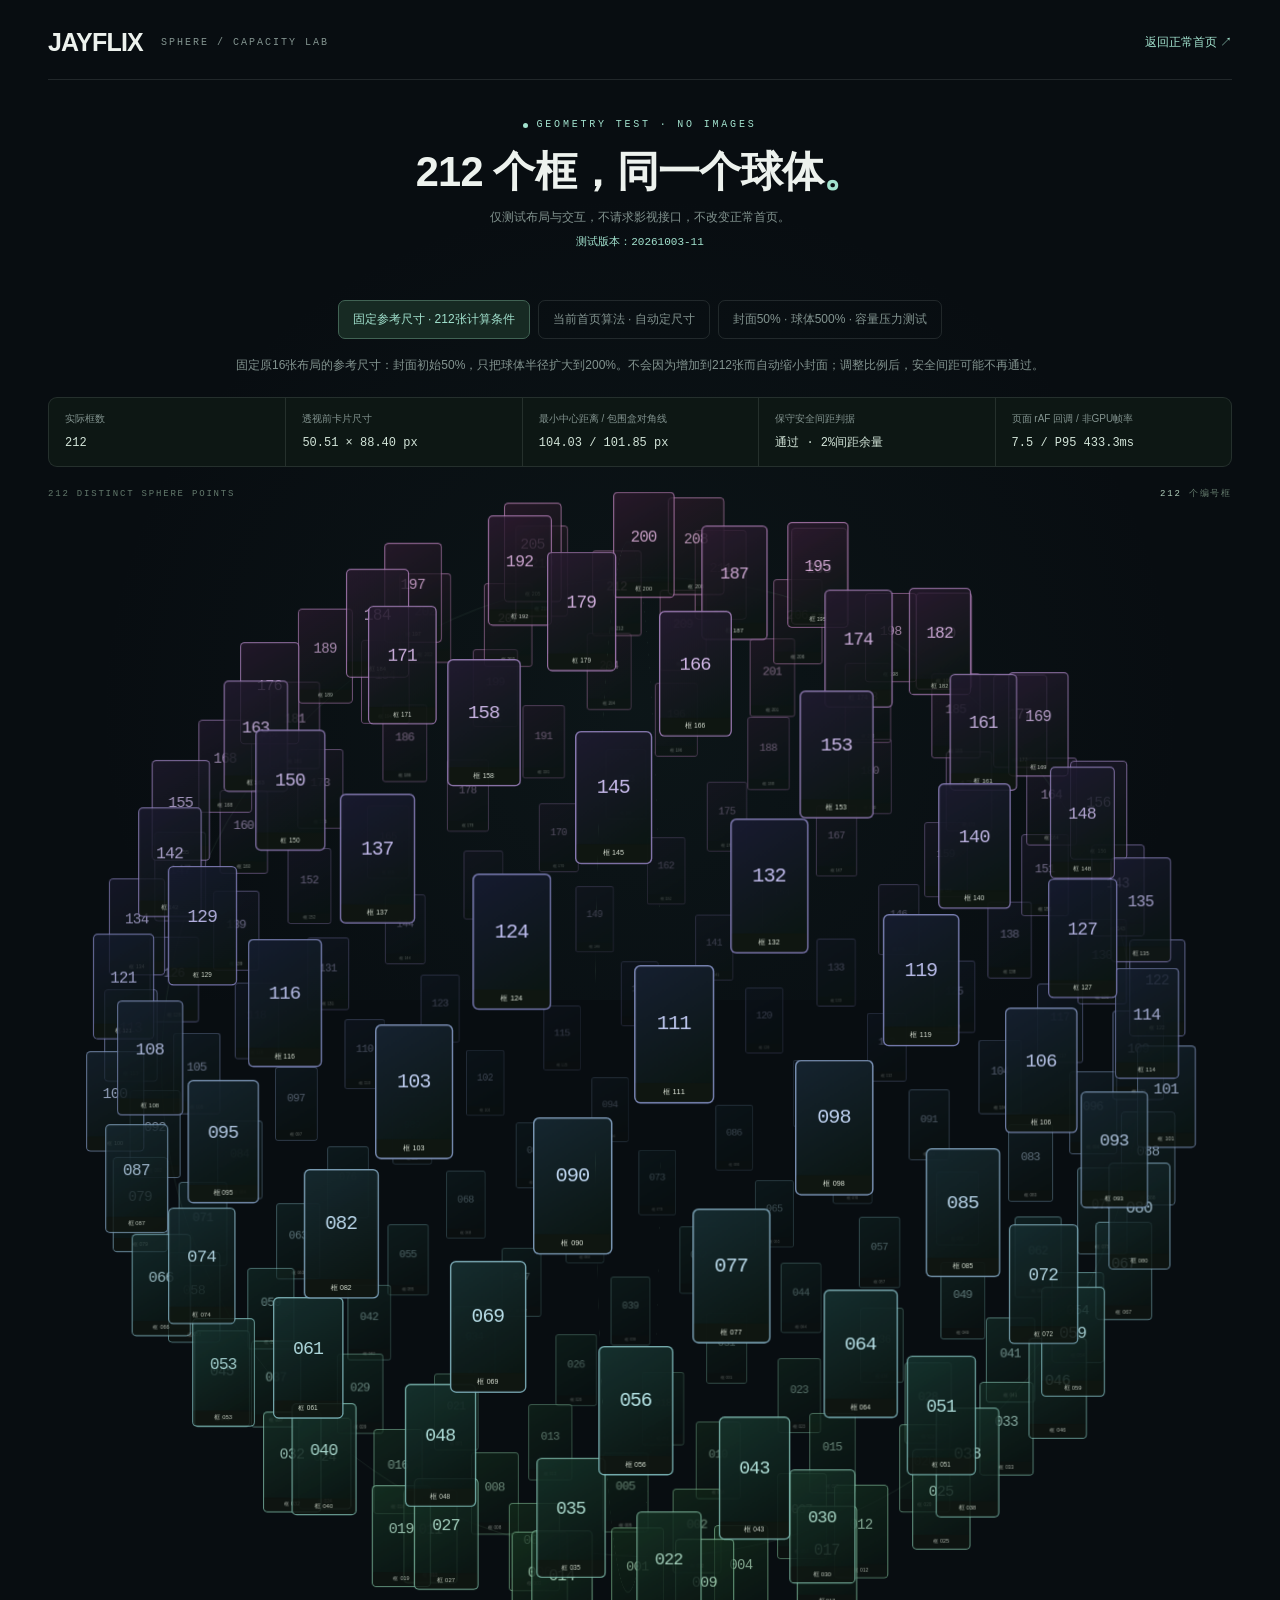
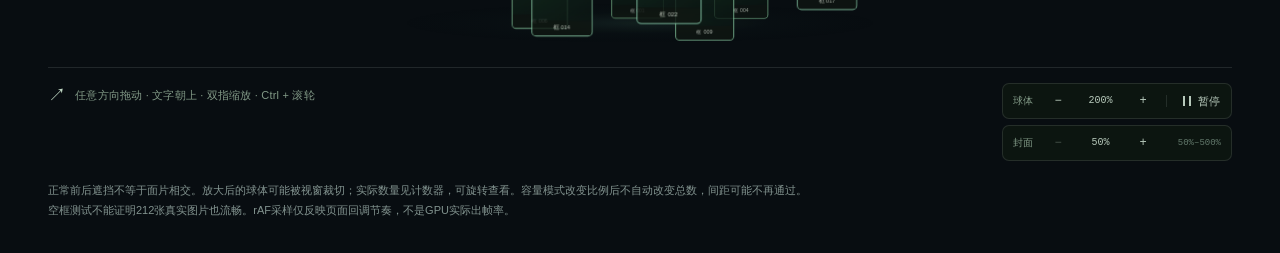
<file: orbit-test.html>
<!DOCTYPE html>
<html lang="zh-CN">
<head>
    <meta charset="UTF-8">
    <meta name="viewport" content="width=device-width, initial-scale=1.0">
    <meta name="robots" content="noindex">
    <title>JAYFLIX · 212个封面框测试</title>
    <link rel="icon" href="image/logo.png">
    <link rel="stylesheet" href="css/home-orbit.css?v=20261003-16">
    <link rel="stylesheet" href="css/orbit-test.css?v=20261003-3">
    <!-- Generate image-free fixtures before initializing the real controller. -->
    <script src="js/orbit-capacity.js?v=20261003-2" defer></script>
    <script src="js/orbit-test.js?v=20261003-11" defer></script>
    <script src="js/home-orbit.js?v=20261003-15" defer></script>
</head>
<body class="home-page orbit-test-page">
    <main class="home-shell orbit-test-shell">
        <header class="orbit-test-header">
            <a class="orbit-test-brand" href="/">JAYFLIX</a>
            <span>SPHERE / CAPACITY LAB</span>
            <a href="/">返回正常首页 ↗</a>
        </header>
        <div class="home-intro orbit-test-intro">
            <p class="home-eyebrow"><span></span> GEOMETRY TEST · NO IMAGES</p>
            <h1 id="orbitTestHeading">212 个框，同一个球体<span>。</span></h1>
            <p>仅测试布局与交互，不请求影视接口，不改变正常首页。</p>
            <p id="orbitTestVersion" class="orbit-test-version">测试资源加载中…</p>
        </div>
        <nav class="orbit-test-modes" aria-label="测试尺寸模式">
            <a href="orbit-test.html?mode=reference&amp;v=20261003-11" data-orbit-mode="reference">固定参考尺寸 · 212张计算条件</a>
            <a href="orbit-test.html?mode=current&amp;v=20261003-11" data-orbit-mode="current">当前首页算法 · 自动定尺寸</a>
            <a href="orbit-test.html?mode=capacity&amp;v=20261003-11" data-orbit-mode="capacity">封面50% · 球体500% · 容量压力测试</a>
        </nav>
        <p id="orbitTestModeDescription" class="orbit-test-description"></p>
        <section id="orbitCapacityPanel" class="orbit-capacity-panel" aria-label="完整容量测试加载控制" hidden>
            <p id="orbitCapacityWarning">高负载测试：正在核算节点数量，可能占用大量内存并卡顿。只计算几何容量，不保证浏览器流畅。点击生成后加载全部空框，不抽样、不隐藏数量；默认暂停旋转。</p>
            <div>
                <button id="orbitCapacityLoad" type="button" disabled>正在核算数量…</button>
                <button id="orbitCapacityClear" type="button">取消并清空</button>
            </div>
            <progress id="orbitCapacityProgress" max="1" value="0" aria-label="空框生成进度"></progress>
            <p id="orbitCapacityStatus" role="status">等待手动加载。</p>
        </section>
        <div class="orbit-test-stats" aria-label="测试数据">
            <div><span>实际框数</span><strong id="orbitTestCount">—</strong></div>
            <div><span>透视前卡片尺寸</span><strong id="orbitTestDimensions">—</strong></div>
            <div><span>最小中心距离 / 包围盒对角线</span><strong id="orbitTestSpacing">—</strong></div>
            <div><span>保守安全间距判据</span><strong id="orbitTestSafety">计算中</strong></div>
            <div><span>页面 rAF 回调 / 非GPU帧率</span><strong id="orbitTestCadence">采样中</strong></div>
        </div>
        <section id="recommendationOrbit" class="orbit-scene" tabindex="0"
                 data-orbit-test="212-reference" aria-label="212个空白封面框球体测试"
                 data-orbit-expected-min="0.5" data-orbit-expected-max="5"
                 aria-describedby="orbitHint orbitTestModeDescription">
            <div class="orbit-scene-meta" aria-hidden="true">
                <span id="orbitTestPointLabel">212 DISTINCT SPHERE POINTS</span>
                <span><b id="orbitCount">—</b> 个编号框</span>
            </div>
            <div class="orbit-camera">
                <div class="orbit-world">
                    <div class="orbit-wireframe" aria-hidden="true">
                        <i class="orbit-great-circle" style="--orbit-circle-transform: rotateY(0deg)"></i>
                        <i class="orbit-great-circle" style="--orbit-circle-transform: rotateY(90deg)"></i>
                        <i class="orbit-great-circle" style="--orbit-circle-transform: rotateX(90deg)"></i>
                    </div>
                    <div id="douban-results"></div>
                </div>
            </div>
            <div class="orbit-loading" role="status" hidden><span></span>正在生成测试框</div>
        </section>
        <div class="orbit-toolbar">
            <p id="orbitHint"><span class="orbit-gesture-icon" aria-hidden="true">↗</span>任意方向拖动 · 文字朝上 · 双指缩放 · Ctrl + 滚轮</p>
            <div class="orbit-control-stack">
                <div class="orbit-controls" role="group" aria-label="测试球体控制">
                    <span class="orbit-control-label">球体</span>
                    <button type="button" data-orbit-action="zoom-out" aria-label="缩小球体10%">−</button>
                    <button type="button" data-orbit-action="reset" id="orbitZoom" title="球体缩放50%–500%，点击重置至100%">200%</button>
                    <button type="button" data-orbit-action="zoom-in" aria-label="放大球体10%">+</button>
                    <span class="orbit-control-divider" aria-hidden="true"></span>
                    <button type="button" data-orbit-action="pause" id="orbitPause" aria-label="暂停自动旋转" aria-pressed="false"><span class="orbit-pause-icon" aria-hidden="true"></span><span class="orbit-pause-label">暂停</span></button>
                </div>
                <div class="orbit-controls orbit-card-controls" role="group" aria-label="测试封面尺寸控制">
                    <span class="orbit-control-label">封面</span>
                    <button type="button" data-orbit-action="card-size-out" aria-label="缩小封面10%">−</button>
                    <button type="button" data-orbit-action="card-size-reset" id="orbitCardScale" title="封面尺寸50%–500%，点击重置至100%">50%</button>
                    <button type="button" data-orbit-action="card-size-in" aria-label="放大封面10%">+</button>
                    <span class="orbit-control-range">50%–500%</span>
                </div>
            </div>
        </div>
        <aside class="orbit-test-notes">
            <p>正常前后遮挡不等于面片相交。放大后的球体可能被视窗裁切；实际数量见计数器，可旋转查看。容量模式改变比例后不自动改变总数，间距可能不再通过。</p>
            <p>空框测试不能证明212张真实图片也流畅。rAF采样仅反映页面回调节奏，不是GPU实际出帧率。</p>
        </aside>
        <noscript>请启用JavaScript以生成212个测试框。</noscript>
    </main>
</body>
</html>
</file>
<file: css/home-orbit.css>
@import url("ui-tokens.css");

/* Homepage geometry and presentation. Tokens and common components are shared. */
.home-page {
    background: var(--home-ink);
    color: var(--home-white);
    font-family: var(--ui-font);
    -webkit-font-smoothing: antialiased;
}

.home-page::before {
    content: "";
    position: absolute;
    inset: 100px 0 auto;
    height: 900px;
    background: radial-gradient(ellipse at 50% 68%, rgba(42, 83, 76, .12), transparent 60%);
    pointer-events: none;
}

.home-shell {
    position: relative;
    width: min(100%, 1480px);
    max-width: 1480px !important;
    height: auto !important;
    min-height: calc(100svh - 160px);
    padding: 28px 48px 0 !important;
}

.home-topline {
    display: flex;
    align-items: center;
    justify-content: space-between;
    min-height: 50px;
    padding: 0 204px 22px 0;
    margin: 0 !important;
    border-bottom: 1px solid var(--home-line);
}

.home-topline > div { margin: 0; }
.home-topline a { gap: 10px; }
.home-topline svg { width: 25px; height: 25px; margin: 0; color: var(--home-accent); }
.home-topline h1 { font-size: 25px; font-weight: 750; letter-spacing: -.8px; }
.home-topline .gradient-text { background: none; -webkit-text-fill-color: var(--home-white); color: var(--home-white); }
.home-topline > p { margin: 0; color: var(--home-muted); font-size: 12px; letter-spacing: .15px; }

.home-tool { position: absolute !important; top: 30px !important; z-index: 30; }
.home-history-tool { left: auto !important; right: max(124px, calc((100vw - 1480px) / 2 + 124px)) !important; }
.home-settings-tool { right: max(48px, calc((100vw - 1480px) / 2 + 48px)) !important; }
.home-tool button {
    display: flex;
    align-items: center;
    gap: 7px;
    height: 34px;
    padding: 0 10px;
    background: transparent;
    color: #bac7c2;
    border: 1px solid var(--home-line);
    border-radius: 7px;
    font-size: 12px;
}
.home-tool button:hover { background: #16211f; border-color: #66857a; color: white; }
.home-tool svg { width: 16px; height: 16px; }

.home-page #searchArea { flex: none; padding: 20px 0 16px; }
.home-intro { text-align: center; margin-bottom: 23px; }
.home-eyebrow {
    display: flex;
    justify-content: center;
    align-items: center;
    gap: 8px;
    color: var(--home-accent);
    font: 10px/1.4 ui-monospace, SFMono-Regular, Menlo, monospace;
    letter-spacing: 2.8px;
    margin-bottom: 13px;
}
.home-eyebrow > span { width: 5px; height: 5px; border-radius: 50%; background: var(--home-accent); }
.home-intro h2 { font-size: clamp(28px, 3.25vw, 46px); font-weight: 650; line-height: 1.3; letter-spacing: -.8px; }
.home-intro h2 > span { color: var(--home-accent); }
.home-intro-caption { margin-top: 10px; color: var(--home-muted); font-size: 13px; letter-spacing: 1px; }
.home-page #searchArea > .max-w-2xl { max-width: 650px; }
.home-search-bar { height: 52px !important; border: 1px solid #2b3a36; border-radius: 9px !important; box-shadow: 0 12px 30px #0002 !important; background: #101718; }
.home-search-bar:focus-within { border-color: #789e91; box-shadow: 0 0 0 3px #a2e2ce0a !important; }
.home-search-bar > button:first-child { width: 76px; background: #131e1c; color: #a5b9b0; border-right: 1px solid #2b3a36; font-size: 12px; }
.home-search-bar > button:last-child { width: 86px; margin: 5px; border-radius: 5px; background: var(--home-accent); color: #0b2118; font-size: 13px; font-weight: 650; }
.home-search-bar > button:last-child:hover { background: #c0efde; }
.home-page #searchInput { min-width: 0; border: 0; padding: 0 20px; background: transparent; font-size: 13px; }
.home-page #searchInput::placeholder { color: #61746e; }
.home-page #clearSearchInput { background: transparent; border: 0; }
/* Search history is an overlay anchored to the complete search bar. */
.home-page .home-search-wrap { position: relative; }
.home-page #recentSearches {
    position: absolute;
    top: 100%;
    left: 0;
    width: 100%;
    box-sizing: border-box;
    z-index: 40;
    margin: 0;
    padding: 14px;
    max-height: min(320px, 45vh);
    overflow-y: auto;
    overscroll-behavior: contain;
    border: 1px solid #2b3a36;
    border-radius: 9px;
    background: #101718;
    box-shadow: 0 14px 30px #0006;
    /* Matches the unchanged .card-hover h3 movie titles in styles.css. */
    font-size: .95rem;
    line-height: 1.3rem;
}
.home-page #recentSearches[hidden], .home-page #recentSearches:empty { display: none; }
.home-page #recentSearches > div { gap: 12px; flex-wrap: wrap; }
.home-page #recentSearches #clearHistoryBtn { margin-left: auto; font-size: inherit; line-height: inherit; }
.home-page #recentSearches .search-tag {
    max-width: 100%;
    margin: 0;
    border: 1px solid var(--home-line);
    background: #101916;
    color: #a6b9ae;
    font-size: inherit;
    line-height: inherit;
    text-align: left;
}
.home-page #recentSearches .search-tag > span:first-child { min-width: 0; overflow-wrap: anywhere; }
.home-page #recentSearches .search-tag > span:last-child { flex-shrink: 0; }
/* End search history overlay. */

.home-discover { margin: 13px 0 28px !important; }
.home-discover-shell { max-width: none !important; padding: 0 !important; }
.home-discovery-header { gap: 18px; margin-bottom: 19px !important; }
.home-discovery-heading { gap: 16px; }
.home-section-index { color: #738b80; font: 10px/1.5 ui-monospace, SFMono-Regular, Menlo, monospace; letter-spacing: 1.5px; }
.home-discovery-heading h2 { font-size: 16px; font-weight: 650; margin: 0; letter-spacing: .8px; }
.home-discovery-heading > div { border: 1px solid var(--home-line); background: #101917; padding: 3px; }
.home-page #douban-movie-toggle, .home-page #douban-tv-toggle { font-size: 11px; padding: 5px 14px; transition: background .2s, color .2s; }
.home-page #doubanArea button[class~="bg-pink-600"] { background: var(--home-accent); color: #11271c; }
.home-page #douban-refresh { padding: 8px 12px; border: 1px solid #365044; background: #17241e !important; color: #b7d5c5 !important; border-radius: 7px; font-size: 11px; }
.home-page #douban-refresh:hover { background: #21362b !important; }
.home-page #douban-refresh svg { width: 13px; height: 13px; }
.home-tags-viewport { scrollbar-width: thin; scrollbar-color: #34483d transparent; padding-bottom: 13px !important; border-bottom: 1px solid var(--home-line); }
/* Center fitting tags; intrinsic row width keeps both overflow ends reachable. */
.home-page #douban-tags { width: max-content; min-width: 100%; justify-content: center; gap: 7px; }
.home-page #douban-tags > button { flex: none; padding: 7px 12px; margin-left: 0 !important; border: 1px solid #25342d; border-radius: 5px; background: #101813; color: #9aae9f; font-size: 11px; box-shadow: none; }
.home-page #douban-tags > button:hover { border-color: #628b71; color: #def0e4; }
.home-page #douban-tags > button[class~="bg-pink-600"] { background: #b0d9bf; border-color: #b0d9bf; color: #102018; }

.orbit-scene {
    --orbit-radius: 240px;
    --orbit-diameter: calc(var(--orbit-radius) * 2);
    --orbit-card-width: calc(var(--orbit-radius) * .4123447093);
    --orbit-card-height: calc(var(--orbit-card-width) * 1.75);
    --orbit-footer-height: calc(var(--orbit-card-width) * .25);
    --orbit-face-offset: calc(var(--orbit-radius) * .003);
    position: relative;
    width: 100%;
    height: clamp(560px, 55vw, 700px);
    perspective: 1250px;
    perspective-origin: 50% 50%;
    overflow: hidden;
    /* Only the interactive sphere captures vertical touch; the page outside it
       keeps normal scrolling. Browser pan-y would cancel the new X-axis drag. */
    touch-action: none;
    cursor: grab;
    outline: none;
    isolation: isolate;
    user-select: none;
    -webkit-user-select: none;
    -webkit-tap-highlight-color: transparent;
}
.orbit-scene:focus-visible { outline: 1px solid #6a9280; outline-offset: 3px; border-radius: 10px; }
.orbit-scene.is-dragging { cursor: grabbing; }
.orbit-scene::after {
    content: "";
    position: absolute;
    width: min(53%, 480px);
    height: 40px;
    bottom: 24px;
    left: 50%;
    transform: translateX(-50%);
    border-radius: 50%;
    background: radial-gradient(ellipse, #4d927622 0%, #1834280d 38%, transparent 70%);
    pointer-events: none;
    z-index: -1;
}
.orbit-scene-meta { position: absolute; inset: 21px 0 auto; display: flex; justify-content: space-between; color: #63796c; font: 9px/1.4 ui-monospace, SFMono-Regular, Menlo, monospace; letter-spacing: 1.8px; pointer-events: none; }
.orbit-scene-meta b { color: #b0cdbb; font-weight: 400; }
.orbit-camera, .orbit-world, .orbit-sphere {
    transform-style: preserve-3d;
    -webkit-transform-style: preserve-3d;
    /* Grouping effects belong only on flat leaf faces, not these 3D carriers. */
    overflow: visible;
    opacity: 1;
    filter: none;
    isolation: auto;
    width: 0;
    height: 0;
}
.orbit-camera { position: absolute; top: 50%; left: 50%; transform-origin: 0 0; }
.orbit-world { position: relative; }
.home-page #douban-results.orbit-sphere { position: absolute !important; inset: 0 auto auto 0; display: block !important; width: 0; height: 0; overflow: visible; }
.orbit-wireframe { position: absolute; width: 0; height: 0; transform-style: preserve-3d; will-change: transform; pointer-events: none; }
.orbit-great-circle { position: absolute; left: calc(var(--orbit-radius) * -1); top: calc(var(--orbit-radius) * -1); width: var(--orbit-diameter); height: var(--orbit-diameter); border: 1px solid rgba(128, 179, 147, .11); border-radius: 50%; transform: var(--orbit-circle-transform); }
.home-page #douban-results > .orbit-card {
    position: absolute;
    top: 0;
    left: 0;
    width: var(--orbit-card-width);
    height: var(--orbit-card-height);
    margin: calc(var(--orbit-card-height) / -2) 0 0 calc(var(--orbit-card-width) / -2);
    /* Direct inline translations keep cards upright without inherited matrices. */
    transform: translate3d(0, 0, 0);
    will-change: transform;
    transform-style: preserve-3d;
    overflow: visible !important;
    background: transparent !important;
    border: 0;
    box-shadow: none !important;
    transition: none !important;
    outline: none;
}
.orbit-card-front {
    box-sizing: border-box;
    position: absolute;
    inset: 0;
    display: flex;
    flex-direction: column;
    overflow: hidden;
    border-radius: 7px;
    backface-visibility: hidden;
    -webkit-backface-visibility: hidden;
    border: 1px solid rgba(190, 218, 198, .24);
    /* At 5% a diagnostic card can be narrower than two CSS pixels. Keep
       border-box dimensions proportional instead of imposing a 2px floor. */
    border-width: min(1px, calc(var(--orbit-card-width) * .25));
    /* Only this flat content layer fades. Keep opacity off 3D carriers and
       avoid time-based opacity transitions that lag behind spatial depth. */
    will-change: opacity;
}
.orbit-card-front { transform: translateZ(var(--orbit-face-offset)); opacity: 1; background: #101612; box-shadow: 0 5px 18px #0007; transition: border-color .2s; }
/* Native link/image dragging must not steal the sphere's pointer stream. */
.orbit-card, .orbit-card * { -webkit-user-drag: none; }
.orbit-card-front > div:first-child { flex: 1; min-height: 0; aspect-ratio: auto; }
.orbit-card-front img { position: absolute; inset: 0; width: 100%; height: 100%; object-fit: cover; pointer-events: none; -webkit-user-drag: none; }
.orbit-card-front > div:nth-of-type(2) { flex: none; padding: 0 calc(var(--orbit-card-width) * .05); background: #101712; height: var(--orbit-footer-height); display: flex; align-items: center; }
.orbit-card-front > div:nth-of-type(2) button { font-size: calc(var(--orbit-card-width) * .093); color: #e4ecdf; line-height: 1.3; }
.orbit-card-front .text-xs { font-size: calc(var(--orbit-card-width) * .085); padding: calc(var(--orbit-card-width) * .03) calc(var(--orbit-card-width) * .05); }
.orbit-card-front .bottom-2 { bottom: calc(var(--orbit-card-width) * .06); }
.orbit-card-front .left-2 { left: calc(var(--orbit-card-width) * .04); }
.orbit-card-front .right-2 { right: calc(var(--orbit-card-width) * .04); }
.orbit-card-front img:hover { transform: none; }
.orbit-card:hover .orbit-card-front, .orbit-card:focus-visible .orbit-card-front { border-color: #c2edcd; }
.orbit-card-number { position: absolute; top: calc(var(--orbit-card-width) * .05); left: calc(var(--orbit-card-width) * .05); padding: calc(var(--orbit-card-width) * .03) calc(var(--orbit-card-width) * .04); border: 1px solid #edf2ee2b; border-radius: 3px; background: #0b110d8c; color: #ecf3e4; font: calc(var(--orbit-card-width) * .08)/1 ui-monospace, SFMono-Regular, Menlo, monospace; pointer-events: none; }
.home-page #douban-results.orbit-sphere > :not(.orbit-card) { width: min(380px, calc(100vw - 60px)); position: absolute; left: 0; top: 0; transform: translate(-50%, -50%); }
.home-page #douban-results.orbit-sphere > .absolute { display: none !important; }
.orbit-scene[data-state="empty"] .orbit-wireframe { display: none; }
.orbit-loading { position: absolute; bottom: 24px; left: 50%; transform: translateX(-50%); color: #b7d5bf; background: #142019; border: 1px solid #294334; border-radius: 999px; padding: 8px 14px; font-size: 11px; align-items: center; gap: 8px; pointer-events: none; }
.orbit-loading:not([hidden]) { display: flex; }
.orbit-loading > span { width: 5px; height: 5px; border-radius: 50%; background: var(--home-accent); }

.orbit-toolbar { display: flex; align-items: flex-start; justify-content: space-between; gap: 16px; border-top: 1px solid var(--home-line); padding-top: 15px; }
.orbit-toolbar > p, .orbit-toolbar-content > p { display: flex; align-items: center; color: #829a87; font-size: 11px; letter-spacing: .2px; }
.orbit-gesture-icon { display: inline-block; font-size: 18px; margin-right: 9px; color: #c0d8c4; }
/* Collapse the entire toolbar, including future functions, except its trigger. */
.home-page #orbitToolbar { gap: 9px; }
.home-page #orbitToolbar[data-collapsed="true"] > :not(#orbitToolbarToggle) { display: none !important; }
.orbit-toolbar-content { display: flex; align-items: flex-start; justify-content: space-between; gap: 16px; flex: 1; min-width: 0; }
.orbit-toolbar-content[hidden] { display: none; }
.home-page #orbitToolbarContent { justify-content: flex-end; }
.orbit-toolbar-content > p { min-height: 28px; }
.orbit-toolbar-toggle { display: flex; align-items: center; justify-content: center; flex: none; width: 28px; height: 28px; padding: 0; margin: 0; border: 0; border-radius: 4px; background: transparent; font-family: inherit; font-size: 18px; line-height: 1; cursor: pointer; }
.orbit-toolbar-toggle:hover { background: #213127; color: white; }
.orbit-toolbar-toggle:focus-visible { outline: 1px solid var(--home-accent); outline-offset: 1px; }
.orbit-control-stack { display: flex; flex-direction: column; gap: 6px; flex-shrink: 0; }
/* Homepage rows share the pause/continue row's intrinsic width, without range labels. */
.home-page #doubanArea .orbit-control-stack { width: max-content; align-items: stretch; }
.orbit-controls { display: flex; align-items: center; gap: 3px; border: 1px solid var(--home-line); border-radius: 7px; padding: 3px; background: #0c1510; }
.orbit-control-label { padding: 0 7px; color: #829a87; font-size: 10px; white-space: nowrap; }
.orbit-control-range { margin-left: auto; padding: 0 7px; color: #63796c; font: 9px/1 ui-monospace, SFMono-Regular, Menlo, monospace; white-space: nowrap; }
.orbit-controls button { display: flex; justify-content: center; align-items: center; min-width: 30px; height: 28px; padding: 0 8px; border-radius: 4px; color: #b7c9bb; font: 12px/1 ui-monospace, SFMono-Regular, Menlo, monospace; transition: background .15s; }
.orbit-controls button:hover { background: #213127; color: white; }
.orbit-controls button:focus-visible { outline: 1px solid var(--home-accent); outline-offset: 1px; }
.orbit-controls button:disabled { opacity: .35; cursor: default; }
.orbit-controls #orbitZoom, .orbit-controls #orbitCardScale, .orbit-controls #orbitSpeed { min-width: 49px; font-size: 10px; }
/* Read-only percentages and one combined homepage reset. */
.orbit-controls .orbit-value { display: flex; align-items: center; justify-content: center; height: 28px; padding: 0 8px; font: 10px/1 ui-monospace, SFMono-Regular, Menlo, monospace; color: #b7c9bb; }
.orbit-controls #orbitReset { font-family: inherit; font-size: 11px; white-space: nowrap; }
/* End combined homepage reset. */
.orbit-controls #orbitPause { gap: 7px; font-family: inherit; font-size: 11px; }
.orbit-control-divider { width: 1px; height: 12px; background: var(--home-line); margin: 0 5px; }
.orbit-pause-icon { width: 8px; height: 10px; border-left: 2px solid currentColor; border-right: 2px solid currentColor; }
[aria-pressed="true"] > .orbit-pause-icon { width: 0; height: 0; border: 5px solid transparent; border-left: 7px solid currentColor; border-right: 0; }

.home-page #resultsArea { margin: 16px 0 60px; }
.home-page #resultsArea > div { max-width: none; padding: 0; }
.home-page #results .card-hover { border-color: #2b3b2c; background: #111b13; border-radius: 9px; box-shadow: 0 10px 22px #0003; }
.home-page #results .card-hover:hover { border-color: #8aae87; }
.home-page .footer { position: relative; margin-top: 28px; border-color: var(--home-line); background: transparent; padding: 25px 0; }
.home-page .footer > div { max-width: 1480px; padding: 0 48px; }
.home-page .footer p { color: #657b6c; font-size: 11px; }
.home-page .footer .gradient-text { background: none; -webkit-text-fill-color: #9fbda8; }
.home-page .footer a { color: #a0b9a7; font-size: 11px; }

@media (max-width: 900px) {
    .home-shell { padding: 22px 28px 0 !important; }
    .home-topline { padding-right: 175px; }
    .home-topline > p { display: none; }
    .home-history-tool { top: 23px !important; right: 105px !important; }
    .home-settings-tool { top: 23px !important; right: 28px !important; }
    .home-section-index { display: none; }
    .orbit-scene { height: 610px; }
    .home-page .footer > div { padding: 0 28px; }
}

@media (max-width: 600px) {
    .home-shell { padding: 18px 18px 0 !important; }
    .home-topline { min-height: 44px; padding: 0 108px 17px 0; }
    .home-topline h1 { font-size: 22px; }
    .home-topline svg { width: 22px; height: 22px; }
    .home-tool { top: 17px !important; }
    .home-history-tool { right: 64px !important; }
    .home-settings-tool { right: 18px !important; }
    .home-tool button { width: 34px; padding: 0; justify-content: center; }
    .home-tool span { display: none; }
    .home-page #searchArea { padding: 16px 0 12px; }
    .home-intro { margin-bottom: 20px; }
    .home-eyebrow { font-size: 8px; letter-spacing: 2px; margin-bottom: 11px; }
    .home-intro h2 { font-size: clamp(24px, 7.1vw, 34px); letter-spacing: -.6px; }
    .home-intro-caption { font-size: 11px; margin-top: 8px; }
    .home-search-bar { height: 47px !important; }
    .home-search-bar > button:first-child { width: 55px; flex-shrink: 0; }
    .home-search-bar > button:last-child { width: 62px; flex-shrink: 0; }
    .home-page #searchInput { padding: 0 11px; font-size: 12px; }
    .home-discover { margin-top: 12px !important; }
    .home-discovery-header { gap: 8px; margin-bottom: 14px !important; }
    .home-discovery-heading { gap: 10px; }
    .home-discovery-heading h2 { font-size: 14px; white-space: nowrap; }
    .home-page #douban-movie-toggle, .home-page #douban-tv-toggle { padding: 4px 10px; font-size: 10px; }
    .home-page #douban-refresh { padding: 7px 9px; white-space: nowrap; }
    .home-page #douban-tags > button { padding: 6px 10px; font-size: 10px; }
    .orbit-scene { height: clamp(390px, 112vw, 500px); margin: 0 -6px; width: calc(100% + 12px); }
    .orbit-scene-meta { top: 17px; font-size: 8px; letter-spacing: 1px; padding: 0 6px; }
    .orbit-toolbar { gap: 8px; flex-wrap: wrap; padding-top: 11px; }
    .orbit-toolbar > p, .orbit-toolbar-content > p { font-size: 10px; }
    .orbit-toolbar-content { gap: 8px; flex-wrap: wrap; }
    .orbit-toolbar-content > p { min-height: 25px; }
    .orbit-toolbar-toggle { width: 28px; height: 25px; }
    .orbit-desktop-hint { display: none; }
    .orbit-control-stack { margin-left: auto; }
    .orbit-controls button { min-width: 24px; height: 25px; padding: 0 6px; }
    .orbit-controls #orbitZoom, .orbit-controls #orbitCardScale, .orbit-controls #orbitSpeed { min-width: 40px; }
    .orbit-controls .orbit-value { height: 25px; padding: 0 6px; }
    .home-page .footer > div { padding: 0 18px; }
}

@media (prefers-reduced-motion: reduce) {
    .home-page *, .home-page *::before, .home-page *::after { scroll-behavior: auto !important; transition-duration: .01ms !important; }
}
</file>
<file: css/orbit-test.css>
/* Diagnostic page only; the normal homepage keeps its original presentation. */
.orbit-test-page { margin: 0; }
.orbit-test-page *, .orbit-test-page *::before, .orbit-test-page *::after { box-sizing: border-box; }
.orbit-test-page button { border: 0; background: transparent; cursor: pointer; }
.orbit-test-page p, .orbit-test-page h1 { margin: 0; }
.orbit-test-page a { color: inherit; text-decoration: none; }
.orbit-test-shell { margin: 0 auto; padding-bottom: 32px !important; }
.orbit-test-header { display: flex; align-items: center; gap: 18px; padding-bottom: 22px; border-bottom: 1px solid var(--home-line); }
.orbit-test-header .orbit-test-brand { font-weight: 750; font-size: 25px; letter-spacing: -.8px; }
.orbit-test-header > span { color: var(--home-muted); font: 10px/1.5 ui-monospace, monospace; letter-spacing: 2px; }
.orbit-test-header > a:last-child { margin-left: auto; color: var(--home-accent); font-size: 12px; }
.orbit-test-intro { padding: 38px 0 25px; }
.orbit-test-intro .home-eyebrow { margin-bottom: 13px; }
.orbit-test-intro h1 { font-size: clamp(25px, 3.25vw, 42px); line-height: 1.3; font-weight: 650; letter-spacing: -.8px; }
.orbit-test-intro h1 span { color: var(--home-accent); }
.orbit-test-intro > p:not(.home-eyebrow):not(.orbit-test-version) { margin-top: 10px; color: var(--home-muted); font-size: 12px; }
.orbit-test-intro .orbit-test-version { margin-top: 8px; color: var(--home-accent); font: 11px/1.6 ui-monospace, monospace; }
.orbit-test-modes { display: flex; justify-content: center; gap: 8px; flex-wrap: wrap; }
.orbit-test-modes a { border: 1px solid var(--home-line); border-radius: 7px; padding: 10px 14px; color: var(--home-muted); font-size: 12px; }
.orbit-test-modes a[aria-current="page"] { background: #172a23; color: var(--home-accent); border-color: #416354; }
.orbit-test-modes a:focus-visible { outline: 1px solid var(--home-accent); outline-offset: 3px; }
.orbit-test-description { max-width: 820px; margin: 16px auto 22px !important; text-align: center; color: var(--home-muted); font-size: 12px; line-height: 1.7; }
.orbit-test-stats { display: grid; grid-template-columns: repeat(5, 1fr); border: 1px solid var(--home-line); border-radius: 9px; background: #0d1714; }
.orbit-test-stats > div { padding: 14px 16px; display: flex; flex-direction: column; gap: 8px; }
.orbit-test-stats > div + div { border-left: 1px solid var(--home-line); }
.orbit-test-stats span { color: var(--home-muted); font-size: 10px; }
.orbit-test-stats strong { color: #d3e5d9; font: 12px/1.5 ui-monospace, monospace; }
.orbit-test-stats [data-pass="false"] { color: #eda582; }
.orbit-test-page .orbit-scene { height: 1200px; }
.orbit-test-page .orbit-card-front { border-radius: 4px; border-color: hsla(var(--frame-hue), 55%, 74%, .8); box-shadow: none; }
.orbit-test-page .orbit-card-front > .orbit-test-poster { display: flex; align-items: center; justify-content: center; background: linear-gradient(150deg, hsla(var(--frame-hue), 55%, 40%, .22), #0c1714); }
.orbit-test-poster strong { color: hsl(var(--frame-hue), 65%, 85%); font: calc(var(--orbit-card-width) * .26)/1 ui-monospace, monospace; letter-spacing: -.05em; }
.orbit-test-page .orbit-test-footer { justify-content: center; }
.orbit-test-page .orbit-test-footer button { padding: 0; white-space: nowrap; }
.orbit-test-page .orbit-card-number { display: none; }
.orbit-test-notes { margin-top: 20px; color: var(--home-muted); font-size: 11px; line-height: 1.8; }
.orbit-capacity-panel { margin: 18px 0; padding: 18px; border: 1px solid #886342; border-radius: 12px; background: #201b13; color: #ead4b4; font-size: 12px; line-height: 1.8; }
.orbit-capacity-panel[hidden] { display: none; }
.orbit-capacity-panel > div { display: flex; flex-wrap: wrap; gap: 12px; }
.orbit-capacity-panel button { padding: 10px 16px; border: 1px solid #997349; border-radius: 7px; color: #ead4b4; background: #302718; cursor: pointer; }
.orbit-capacity-panel button:disabled { opacity: .5; cursor: wait; }
.orbit-capacity-panel progress { width: 100%; height: 10px; margin-top: 16px; accent-color: #a1c8b2; }
.orbit-test-page .orbit-scene[data-orbit-test-loading="true"] #douban-results { display: none !important; }

@media (max-width: 1000px) {
    .orbit-test-stats { grid-template-columns: repeat(3, 1fr); }
    .orbit-test-stats > div + div { border-left: 0; }
    .orbit-test-page .orbit-scene { height: 1200px; }
}
@media (max-width: 600px) {
    .orbit-test-header { gap: 10px; }
    .orbit-test-header > span { display: none; }
    .orbit-test-header > a:last-child { font-size: 10px; }
    .orbit-test-intro { padding-top: 26px; }
    .orbit-test-stats { grid-template-columns: repeat(2, 1fr); }
    .orbit-test-stats > div { padding: 12px; }
    .orbit-test-page .orbit-scene { height: clamp(520px, 155vw, 750px); }
}
</file>
